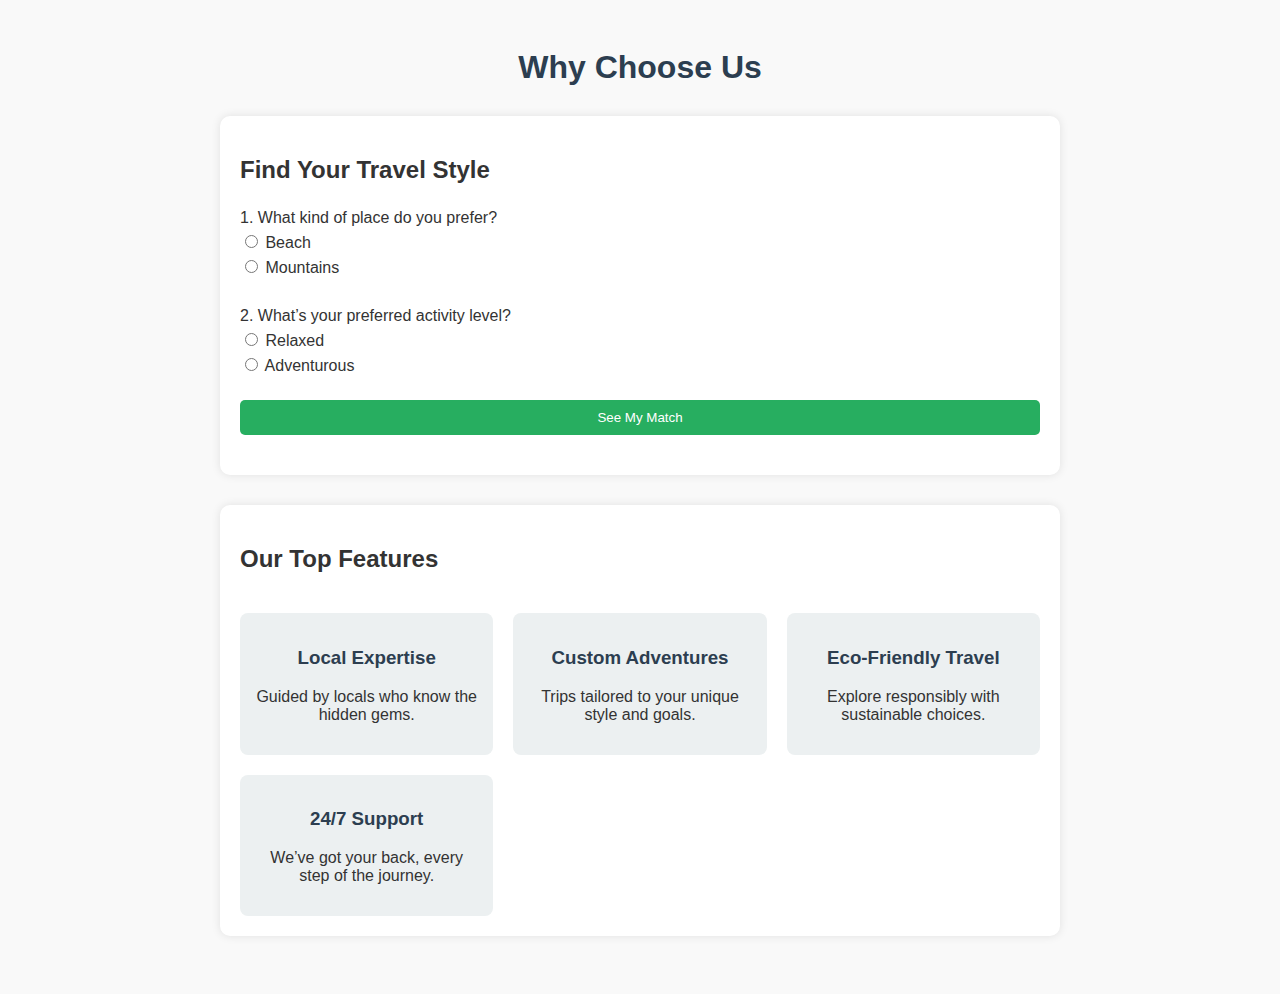
<file: image/bucketlist/test.html>
<!DOCTYPE html>
<html lang="en">
<head>
  <meta charset="UTF-8">
  <meta name="viewport" content="width=device-width, initial-scale=1.0">
  <title>Why Choose Us - Interactive</title>
  <style>
    body {
      font-family: Arial, sans-serif;
      background-color: #f9f9f9;
      color: #333;
      padding: 20px;
    }

    h1 {
      text-align: center;
      color: #2c3e50;
    }

    .section {
      max-width: 800px;
      margin: 30px auto;
      padding: 20px;
      background: white;
      box-shadow: 0 0 10px rgba(0,0,0,0.1);
      border-radius: 10px;
    }

    .quiz {
      display: flex;
      flex-direction: column;
    }

    .question {
      margin-bottom: 20px;
    }

    label {
      display: block;
      margin: 5px 0;
    }

    button {
      background-color: #27ae60;
      color: white;
      padding: 10px;
      border: none;
      border-radius: 5px;
      cursor: pointer;
    }

    button:hover {
      background-color: #219150;
    }

    #result {
      margin-top: 20px;
      font-weight: bold;
      color: #2980b9;
    }

    .features {
      display: grid;
      grid-template-columns: repeat(auto-fit, minmax(200px, 1fr));
      gap: 20px;
      margin-top: 40px;
    }

    .feature-box {
      padding: 15px;
      background: #ecf0f1;
      border-radius: 8px;
      text-align: center;
    }

    .feature-box h3 {
      color: #2c3e50;
    }
  </style>
</head>
<body>
  <h1>Why Choose Us</h1>
  <div class="section">
    <h2>Find Your Travel Style</h2>
    <form class="quiz" id="quizForm">
      <div class="question">
        <label>1. What kind of place do you prefer?</label>
        <label><input type="radio" name="place" value="Beach"> Beach</label>
        <label><input type="radio" name="place" value="Mountains"> Mountains</label>
      </div>

      <div class="question">
        <label>2. What’s your preferred activity level?</label>
        <label><input type="radio" name="activity" value="Relaxed"> Relaxed</label>
        <label><input type="radio" name="activity" value="Adventurous"> Adventurous</label>
      </div>

      <button type="button" onclick="getResult()">See My Match</button>
      <div id="result"></div>
    </form>
  </div>

  <div class="section">
    <h2>Our Top Features</h2>
    <div class="features">
      <div class="feature-box">
        <h3>Local Expertise</h3>
        <p>Guided by locals who know the hidden gems.</p>
      </div>
      <div class="feature-box">
        <h3>Custom Adventures</h3>
        <p>Trips tailored to your unique style and goals.</p>
      </div>
      <div class="feature-box">
        <h3>Eco-Friendly Travel</h3>
        <p>Explore responsibly with sustainable choices.</p>
      </div>
      <div class="feature-box">
        <h3>24/7 Support</h3>
        <p>We’ve got your back, every step of the journey.</p>
      </div>
    </div>
  </div>

  <script>
    function getResult() {
      const place = document.querySelector('input[name="place"]:checked');
      const activity = document.querySelector('input[name="activity"]:checked');

      if (!place || !activity) {
        document.getElementById('result').textContent = 'Please answer both questions.';
        return;
      }

      let resultText = '';

      if (place.value === 'Beach' && activity.value === 'Relaxed') {
        resultText = 'Perfect! A beachside retreat with yoga and sunset cruises awaits you!';
      } else if (place.value === 'Beach' && activity.value === 'Adventurous') {
        resultText = 'Get ready for surfing, scuba diving, and island hopping!';
      } else if (place.value === 'Mountains' && activity.value === 'Relaxed') {
        resultText = 'A cozy cabin with hot cocoa and serene views is your match.';
      } else if (place.value === 'Mountains' && activity.value === 'Adventurous') {
        resultText = 'Time to hike, climb, and conquer new peaks!';
      }

      document.getElementById('result').textContent = resultText;
    }
  </script>
</body>
</html>
</file>
